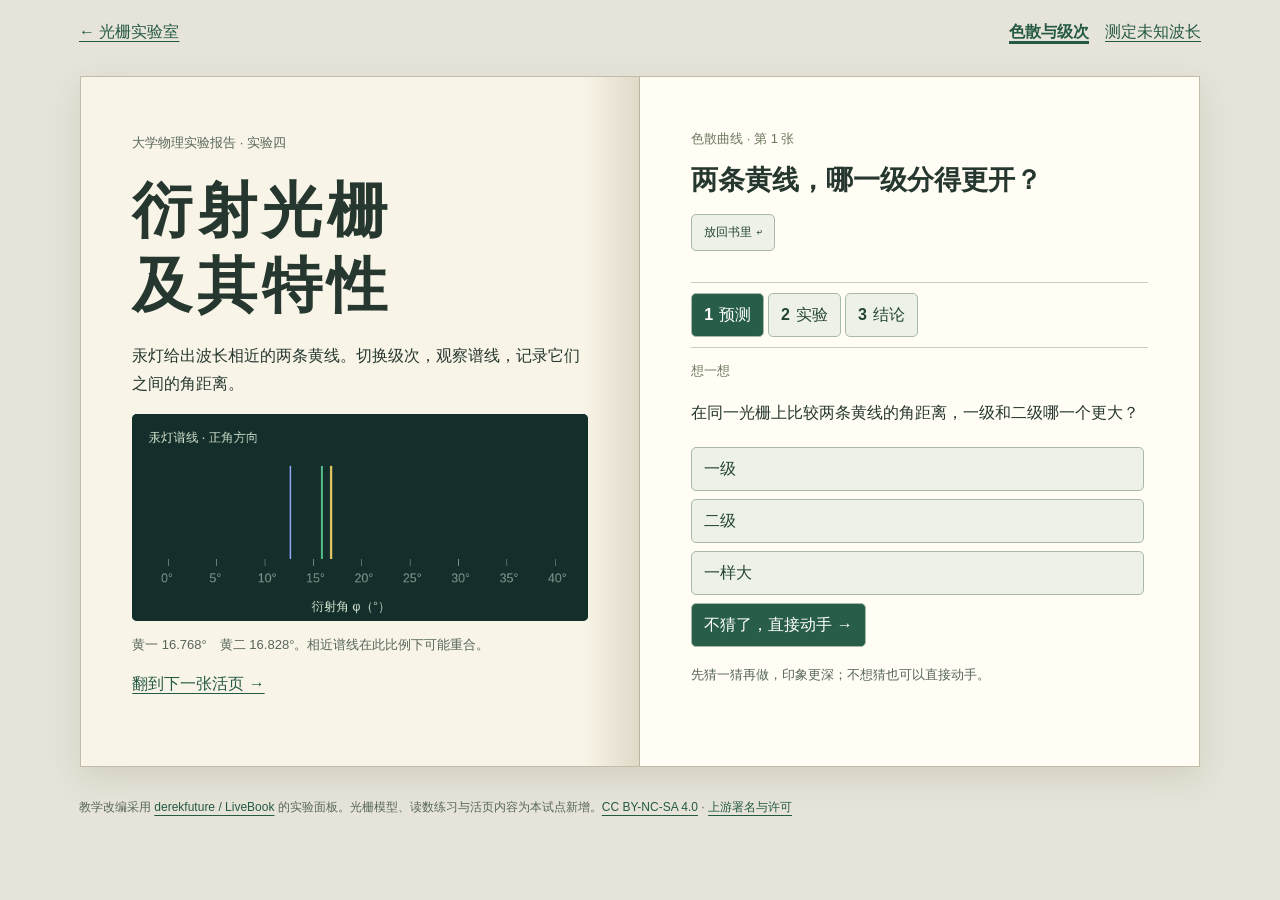
<file: livebook/index.html>
<!doctype html>
<html lang="zh-CN"><meta charset="utf-8"><meta name="viewport" content="width=device-width,initial-scale=1">
<title>衍射光栅及其特性 · 实验活页</title><link rel="stylesheet" href="book.css">
<body><header><a href="../index.html">← 光栅实验室</a><nav aria-label="实验活页"><a href="#dispersion">色散与级次</a><a href="#unknown">测定未知波长</a></nav></header>
<main><article><small>大学物理实验报告 · 实验四</small><h1>衍射光栅<br>及其特性</h1><p id="reading"></p>
<canvas id="diagram" width="660" height="300" aria-label="模拟读数示意图"></canvas><p id="caption"></p>
<div id="turn"></div></article><section id="sheet" aria-label="探究活页"></section></main>
<footer>教学改编采用 <a href="https://github.com/derekfuture/livebook">derekfuture / LiveBook</a> 的实验面板。光栅模型、读数练习与活页内容为本试点新增。<a href="https://creativecommons.org/licenses/by-nc-sa/4.0/deed.zh-hans">CC BY-NC-SA 4.0</a> · <a href="LICENSE.txt">上游署名与许可</a></footer>
<script src="panel.js"></script><script src="lessons.js"></script></body></html>
</file>
<file: livebook/book.css>
*{box-sizing:border-box}body{margin:0;background:#e6e4d9;color:#25372e;font:16px/1.75 'Microsoft YaHei',sans-serif}header,footer{max-width:1170px;margin:auto;padding:18px 24px}header,nav{display:flex;align-items:center;justify-content:space-between;gap:16px}a{color:#245944;text-underline-offset:4px}nav a[aria-current]{font-weight:bold;text-decoration-thickness:3px}main{max-width:1120px;margin:12px auto;display:grid;grid-template-columns:1fr 1fr;background:#fffdf4;border:1px solid #c3bba8;box-shadow:0 12px 30px #53452a20}article,section{padding:clamp(22px,4vw,52px);min-width:0}article{background:linear-gradient(90deg,#f8f4e7 90%,#dfd9c9);border-right:1px solid #bdb4a0}small,.src,.progress-need,.note,footer,#caption{font-size:13px;color:#57665a}h1{font: bold clamp(34px,5vw,60px)/1.25 SimSun,serif;letter-spacing:.08em;margin:18px 0}h2{font: bold 27px/1.45 SimSun,serif;margin:10px 0}canvas{width:100%;height:auto;display:block;background:#142f2b;border-radius:5px}button,select,input{font:inherit}button,select{cursor:pointer}button{background:#edf1e7;color:#244532;border:1px solid #a9b9a7;border-radius:5px;padding:7px 12px;margin:4px 4px 4px 0}button:disabled{opacity:.45;cursor:default}.go,.picked,.p-tab.on{background:#285e49;color:#fff}.p-head,.p-body{padding-bottom:15px}.p-fig,.bar-title{color:#6d775f;font-size:13px}.p-close{font-size:12px}.p-tabs{border-block:1px solid #cecdbd;padding:6px 0;margin:12px 0}.p-tab b{margin-right:6px}.q small,label{display:block}.opts{display:grid}.opts button{text-align:left}.flap{border:1px dashed #ad9c77;background:#f6efdc;padding:18px;margin:14px 0}.flap-front{cursor:pointer}.flap-front small{display:block}.flap:not(.open) .flap-back,.flap.open .flap-front{display:none}blockquote{margin:8px 0}.formula{font:bold 23px/1.6 Georgia,serif}.seal-stamp{display:none}.seal-stamp.on{display:inline-block;border:3px double #ac4b34;color:#963d29;padding:0 8px;transform:rotate(-6deg)}[hidden]{display:none!important}select,input{border:1px solid #b8c2ae;border-radius:4px;padding:6px;max-width:100%;margin:5px}table{width:100%;border-collapse:collapse;font-size:13px}td,th{border-bottom:1px solid #d9d9c7;padding:5px;text-align:left}footer{font-size:12px}button:focus-visible,a:focus-visible{outline:3px solid #cb8829} @media(max-width:760px){main{display:block;margin:0 10px}article{border:0;border-bottom:1px solid #bdb4a0;background:#f6f2e5}h1 br{display:none}header{flex-wrap:wrap}article,section{padding:20px}canvas{max-height:200px;object-fit:contain}}
</file>
